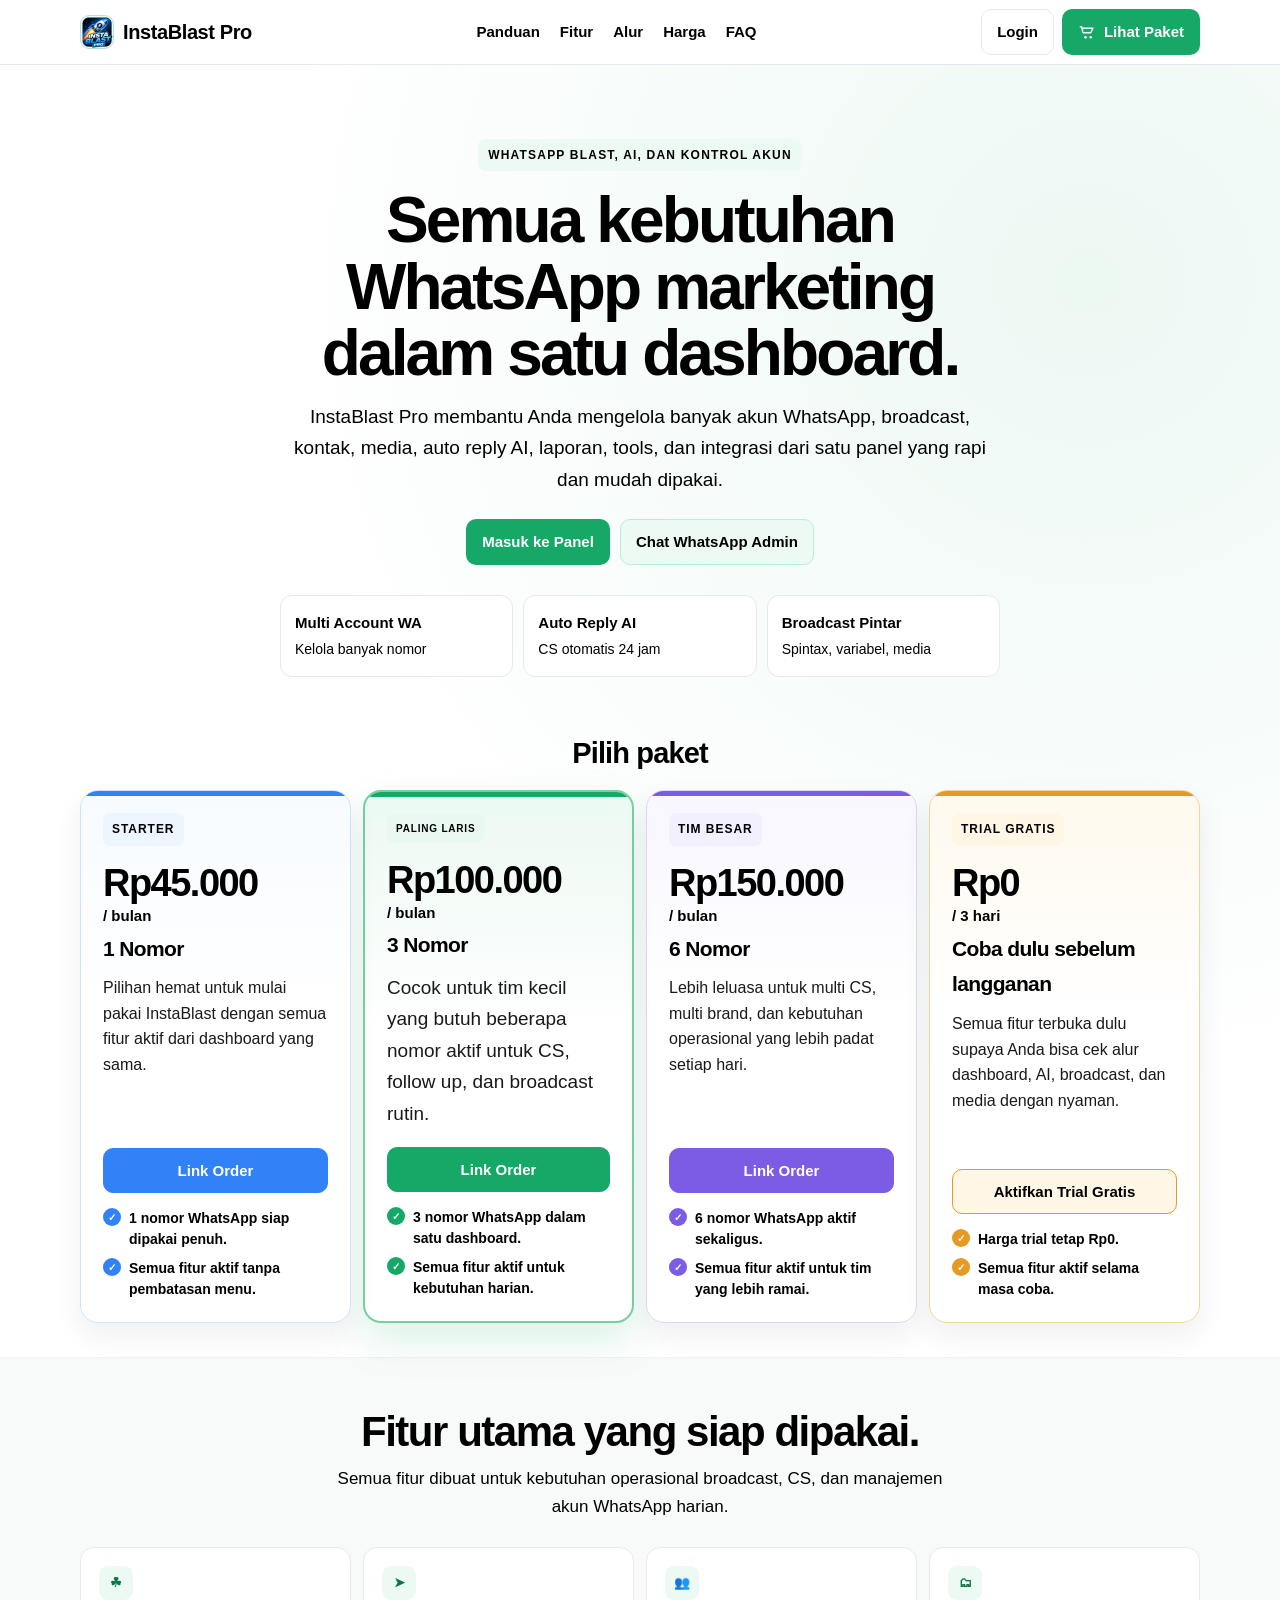
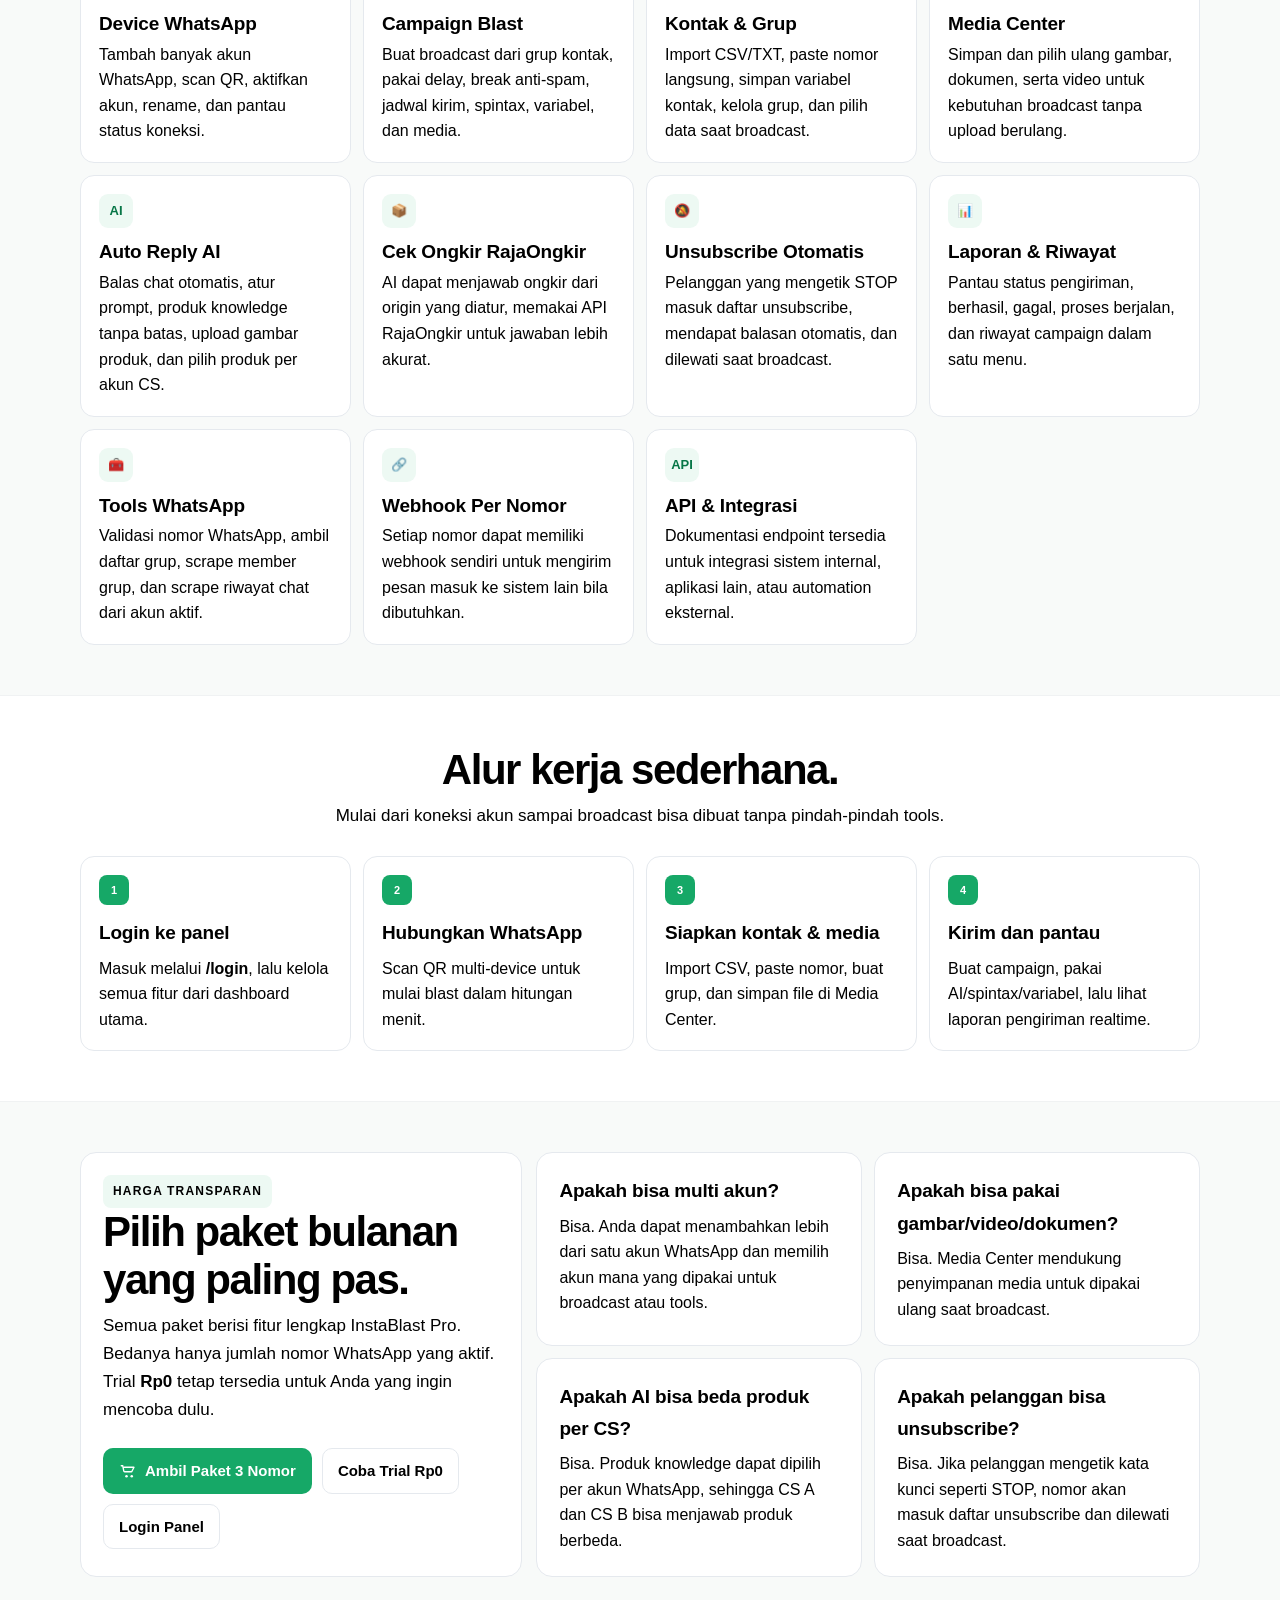
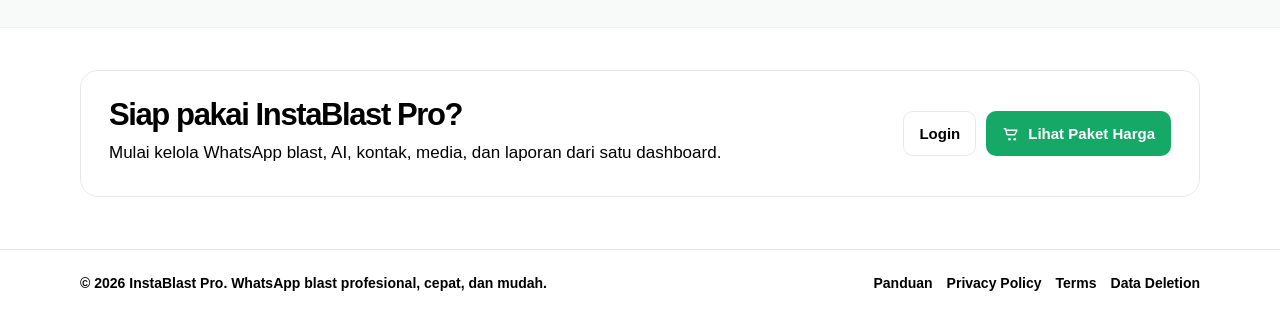
<file: views/landing.html>
<!doctype html>
<html lang="id">
<head>
  <meta charset="utf-8" />
  <meta name="viewport" content="width=device-width, initial-scale=1" />
  <title>InstaBlast Pro - WhatsApp Blast, AI, dan Multi Account</title>
  <meta name="description" content="InstaBlast Pro membantu bisnis mengelola WhatsApp blast, auto reply AI, kontak, media, laporan, dan multi account dalam satu dashboard." />
  <link rel="icon" href="/icon.ico" sizes="any" />
  <style>
    :root {
      --green: #12b76a;
      --green-dark: #047857;
      --green-soft: #eafff4;
      --teal: #14b8a6;
      --ink: #07133f;
      --muted: #607089;
      --line: #e7eef3;
      --card: #ffffff;
      --bg: #ffffff;
      --shadow: 0 24px 70px rgba(16, 24, 40, 0.08);
      --radius: 28px;
    }

    * { box-sizing: border-box; }

    html {
      scroll-behavior: smooth;
    }

    body {
      margin: 0;
      font-family: 'Inter', sans-serif;
      color: var(--ink);
      background:
        radial-gradient(circle at top right, rgba(18, 183, 106, 0.10), transparent 32%),
        radial-gradient(circle at left 20%, rgba(20, 184, 166, 0.08), transparent 24%),
        var(--bg);
      line-height: 1.6;
    }

    a { color: inherit; text-decoration: none; }

    .container {
      width: min(1180px, calc(100% - 36px));
      margin: 0 auto;
    }

    .nav {
      position: sticky;
      top: 0;
      z-index: 20;
      background: rgba(255,255,255,0.88);
      backdrop-filter: blur(18px);
      border-bottom: 1px solid rgba(231, 238, 243, 0.86);
    }

    .nav-inner {
      height: 78px;
      display: flex;
      align-items: center;
      justify-content: space-between;
      gap: 18px;
    }

    .brand {
      display: flex;
      align-items: center;
      gap: 12px;
      min-width: 0;
    }

    .brand-logo {
      width: 46px;
      height: 46px;
      border-radius: 50%;
      overflow: hidden;
      border: 2px solid #31d084;
      background: var(--green-soft);
      flex: 0 0 46px;
    }

    .brand-logo img {
      width: 100%;
      height: 100%;
      object-fit: cover;
      display: block;
    }

    .brand-title {
      display: block;
      font-size: 26px;
      font-weight: 900;
      letter-spacing: -0.05em;
      line-height: 1;
    }

    .brand-sub {
      display: inline-block;
      margin-top: 5px;
      color: var(--green);
      font-size: 14px;
      font-weight: 900;
      letter-spacing: 0.08em;
      text-transform: uppercase;
    }

    .nav-links {
      display: flex;
      align-items: center;
      gap: 20px;
      color: #26364f;
      font-size: 16px;
      font-weight: 800;
    }

    .nav-links a:hover {
      color: var(--green-dark);
    }

    .nav-actions {
      display: flex;
      align-items: center;
      gap: 10px;
    }

    .btn {
      display: inline-flex;
      align-items: center;
      justify-content: center;
      gap: 8px;
      min-height: 50px;
      padding: 12px 20px;
      border-radius: 999px;
      font-weight: 900;
      font-size: 16px;
      border: 1px solid transparent;
      transition: transform .2s ease, box-shadow .2s ease, background .2s ease;
      white-space: nowrap;
    }

    .btn:hover {
      transform: translateY(-1px);
    }

    .btn-icon {
      width: 18px;
      height: 18px;
      display: inline-flex;
      flex: 0 0 18px;
    }

    .btn-icon svg {
      width: 100%;
      height: 100%;
      display: block;
    }

    .btn-primary {
      background: linear-gradient(90deg, var(--green) 0%, var(--teal) 100%);
      color: #ffffff;
      box-shadow: 0 16px 32px rgba(18, 183, 106, 0.24);
    }

    .btn-checkout {
      background: linear-gradient(90deg, #dc2626 0%, #ef4444 52%, #f97316 100%);
      color: #ffffff;
      box-shadow: 0 18px 36px rgba(220, 38, 38, 0.26);
    }

    .btn-checkout:hover {
      box-shadow: 0 22px 40px rgba(220, 38, 38, 0.34);
    }

    .btn-light {
      background: #ffffff;
      color: var(--ink);
      border-color: var(--line);
      box-shadow: 0 10px 24px rgba(16,24,40,0.05);
    }

    .btn-wa {
      background: var(--green-soft);
      color: #075e3c;
      border-color: #b9efcf;
    }

    .hero {
      padding: 78px 0 46px;
    }

    .hero-grid {
      display: grid;
      grid-template-columns: minmax(0, 1fr) minmax(460px, 540px);
      gap: 40px;
      align-items: start;
      justify-content: space-between;
    }

    .eyebrow {
      display: inline-flex;
      align-items: center;
      gap: 8px;
      padding: 8px 12px;
      border-radius: 999px;
      background: var(--green-soft);
      color: var(--green-dark);
      font-size: 16px;
      font-weight: 900;
      text-transform: uppercase;
      letter-spacing: .08em;
    }

    .hero h1 {
      margin: 20px 0 18px;
      max-width: 620px;
      font-size: clamp(28px, 3.6vw, 44px);
      line-height: 1.04;
      letter-spacing: -0.05em;
      font-weight: 900;
      color: #050b24;
    }

    .hero p {
      margin: 0;
      max-width: 620px;
      color: var(--muted);
      font-size: clamp(15px, 1.35vw, 17px);
      line-height: 1.78;
      font-weight: 600;
    }

    .hero-actions {
      display: flex;
      flex-wrap: wrap;
      gap: 12px;
      margin-top: 28px;
    }

    .hero-badges {
      display: grid;
      grid-template-columns: repeat(3, minmax(0, 1fr));
      gap: 12px;
      margin-top: 32px;
      max-width: 620px;
    }

    .hero-pricing-stack {
      display: grid;
      gap: 18px;
      width: 100%;
      max-width: 540px;
      justify-self: end;
    }

    .offer-grid {
      display: grid;
      grid-template-columns: repeat(2, minmax(0, 1fr));
      grid-template-areas:
        "featured featured"
        "starter team"
        "trial trial";
      gap: 16px;
    }

    .offer-grid .featured {
      grid-area: featured;
    }

    .offer-grid .starter-card {
      grid-area: starter;
    }

    .offer-grid .team-card {
      grid-area: team;
    }

    .offer-grid .trial-card {
      grid-area: trial;
    }

    .offer-card {
      display: flex;
      flex-direction: column;
      padding: 22px;
      border-radius: 24px;
      background:
        radial-gradient(circle at top right, rgba(18, 183, 106, .14), transparent 30%),
        #ffffff;
      border: 1px solid rgba(13, 148, 92, 0.16);
      box-shadow: 0 18px 44px rgba(15, 23, 42, 0.08);
      color: #0f172a;
    }

    .offer-card.featured {
      background:
        radial-gradient(circle at top right, rgba(255,255,255,.12), transparent 28%),
        linear-gradient(160deg, #07133f 0%, #0d1f5f 100%);
      color: #ffffff;
      border: 3px solid rgba(248, 113, 113, 0.92);
      outline: 3px solid rgba(220, 38, 38, 0.16);
      outline-offset: 4px;
      box-shadow: 0 28px 68px rgba(7, 19, 63, 0.22);
    }

    .offer-card.trial-card {
      border: 3px solid rgba(18, 183, 106, 0.72);
      outline: 3px solid rgba(18, 183, 106, 0.16);
      outline-offset: 4px;
      background:
        radial-gradient(circle at top right, rgba(18, 183, 106, .14), transparent 30%),
        #ffffff;
    }

    .offer-chip {
      display: inline-flex;
      align-items: center;
      gap: 8px;
      padding: 8px 12px;
      border-radius: 999px;
      font-size: 13px;
      font-weight: 900;
      letter-spacing: .08em;
      text-transform: uppercase;
      background: rgba(18, 183, 106, 0.1);
      color: #0f8a59;
    }

    .offer-card.featured .offer-chip {
      background: rgba(155, 243, 191, 0.12);
      color: #9bf3bf;
    }

    .offer-price {
      margin: 12px 0 6px;
      font-size: clamp(34px, 4vw, 52px);
      line-height: 0.98;
      letter-spacing: -0.06em;
      font-weight: 900;
    }

    .offer-price small {
      font-size: 20px;
      letter-spacing: 0;
      font-weight: 800;
    }

    .offer-card.featured .offer-price small {
      color: #d8fce6;
    }

    .offer-card:not(.featured) .offer-price small {
      color: #166534;
    }

    .offer-title {
      margin: 0 0 10px;
      font-size: 23px;
      font-weight: 900;
      letter-spacing: -0.03em;
    }

    .offer-copy {
      margin: 0;
      font-size: 15px;
      line-height: 1.6;
      font-weight: 600;
      color: inherit;
      opacity: .9;
    }

    .offer-points {
      display: grid;
      gap: 8px;
      margin: 16px 0 0;
    }

    .offer-point {
      display: flex;
      align-items: flex-start;
      gap: 10px;
      font-size: 15px;
      line-height: 1.65;
      font-weight: 700;
    }

    .offer-point strong {
      font-weight: 900;
    }

    .offer-check {
      width: 24px;
      height: 24px;
      flex: 0 0 24px;
      border-radius: 999px;
      display: grid;
      place-items: center;
      background: #16c776;
      color: #ffffff;
      font-size: 13px;
      font-weight: 900;
    }

    .offer-card.featured .offer-check {
      background: #22c55e;
    }

    .offer-actions {
      display: flex;
      gap: 10px;
      flex-wrap: wrap;
      margin-top: 16px;
    }

    .offer-link {
      width: 100%;
      justify-content: center;
    }

    .starter-card .offer-price,
    .team-card .offer-price,
    .trial-card .offer-price {
      font-size: clamp(26px, 2.4vw, 42px);
      line-height: 1;
    }

    .starter-card .offer-price small,
    .team-card .offer-price small,
    .trial-card .offer-price small {
      display: block;
      margin-top: 6px;
      font-size: 17px;
      line-height: 1.15;
    }

    .starter-card .offer-title,
    .team-card .offer-title,
    .trial-card .offer-title {
      font-size: 20px;
    }

    .starter-card .offer-copy,
    .team-card .offer-copy,
    .trial-card .offer-copy {
      font-size: 14px;
    }

    .pricing-cards {
      display: grid;
      grid-template-columns: repeat(2, minmax(0, 1fr));
      gap: 14px;
    }

    .pricing-cards .offer-card:first-child {
      grid-column: 1 / -1;
    }

    .trial-banner {
      padding: 30px;
      border-radius: 24px;
      background: #07133f;
      color: #ffffff;
      border: 4px solid rgba(18, 183, 106, 0.8);
      box-shadow: 0 24px 60px rgba(7, 19, 63, 0.2);
      outline: 3px solid rgba(18, 183, 106, 0.18);
      outline-offset: 4px;
    }

    .trial-banner .price-label {
      color: #9bf3bf;
    }

    .trial-banner .price {
      color: #ffffff;
      margin-top: 12px;
    }

    .trial-banner .price small {
      color: #d8fce6;
    }

    .trial-banner-copy {
      color: #d8e2f0;
    }

    .trial-banner .hero-actions {
      margin-top: 20px;
    }

    .trial-banner .btn-light {
      color: #07133f;
      border-color: rgba(255, 255, 255, 0.18);
      box-shadow: 0 12px 24px rgba(255,255,255,0.08);
    }

    .trial-banner .included-list {
      margin-top: 22px;
    }

    .trial-banner .included-item {
      color: #eefaf3;
    }

    .trial-banner .check {
      background: #16c776;
    }

    .mini-badge {
      padding: 18px;
      border-radius: 18px;
      background: #ffffff;
      border: 1px solid var(--line);
      box-shadow: 0 12px 30px rgba(16,24,40,0.05);
      font-weight: 900;
      color: #101828;
    }

    .mini-badge span {
      display: block;
      margin-top: 3px;
      color: var(--muted);
      font-size: 16px;
      font-weight: 700;
    }

    .hero-card {
      position: relative;
      padding: 26px;
      border-radius: var(--radius);
      background:
        radial-gradient(circle at top right, rgba(18, 183, 106, .16), transparent 32%),
        #ffffff;
      border: 1px solid var(--line);
      box-shadow: var(--shadow);
      overflow: hidden;
    }

    .trial-banner .btn-light {
      color: #050b24;
      border-color: rgba(17, 24, 39, 0.12);
    }

    .price-card {
      padding: 30px;
      border-radius: 24px;
      background: #07133f;
      color: #ffffff;
      border: 4px solid rgba(248, 113, 113, 0.92);
      box-shadow: 0 24px 60px rgba(7, 19, 63, 0.22);
      outline: 3px solid rgba(220, 38, 38, 0.22);
      outline-offset: 4px;
    }

    .price-label {
      color: #9bf3bf;
      font-size: 16px;
      font-weight: 900;
      letter-spacing: .08em;
      text-transform: uppercase;
    }

    .price {
      margin: 10px 0 4px;
      font-size: 56px;
      line-height: 1;
      letter-spacing: -0.06em;
      font-weight: 900;
    }

    .price small {
      font-size: 22px;
      letter-spacing: 0;
      color: #d8fce6;
    }

    .price-note {
      margin: 0 0 22px;
      color: #d8e2f0;
      font-size: 17px;
      font-weight: 600;
    }

    .included-list {
      display: grid;
      gap: 11px;
      margin: 20px 0 0;
    }

    .included-item {
      display: flex;
      gap: 10px;
      align-items: flex-start;
      color: #eefaf3;
      font-size: 17px;
      font-weight: 700;
    }

    .check {
      width: 28px;
      height: 28px;
      flex: 0 0 28px;
      display: grid;
      place-items: center;
      border-radius: 50%;
      background: #16c776;
      color: #ffffff;
      font-size: 16px;
      font-weight: 900;
    }

    .section {
      padding: 58px 0;
    }

    .section-head {
      max-width: 720px;
      margin-bottom: 26px;
    }

    .section-title {
      margin: 0 0 10px;
      font-size: clamp(28px, 3.2vw, 40px);
      line-height: 1.06;
      letter-spacing: -0.045em;
      font-weight: 900;
      color: #050b24;
    }

    .section-copy {
      margin: 0;
      color: var(--muted);
      font-size: clamp(15px, 1.5vw, 17px);
      font-weight: 600;
      line-height: 1.7;
    }

    .feature-grid {
      display: grid;
      grid-template-columns: repeat(3, minmax(0, 1fr));
      gap: 16px;
    }

    .feature-card {
      min-height: 250px;
      padding: 26px;
      border-radius: 24px;
      background: #ffffff;
      border: 1px solid var(--line);
      box-shadow: 0 18px 46px rgba(16,24,40,0.055);
    }

    .feature-icon {
      width: 50px;
      height: 50px;
      display: grid;
      place-items: center;
      border-radius: 14px;
      background: var(--green-soft);
      color: var(--green-dark);
      font-size: 24px;
      margin-bottom: 16px;
    }

    .feature-card h3 {
      margin: 0 0 9px;
      font-size: 20px;
      line-height: 1.2;
      font-weight: 900;
      letter-spacing: -0.03em;
    }

    .feature-card p {
      margin: 0;
      color: var(--muted);
      font-size: 15px;
      font-weight: 600;
      line-height: 1.7;
    }

    .workflow {
      display: grid;
      grid-template-columns: repeat(4, minmax(0, 1fr));
      gap: 14px;
      counter-reset: step;
    }

    .step-card {
      counter-increment: step;
      padding: 24px;
      border-radius: 22px;
      background: #ffffff;
      border: 1px solid var(--line);
      box-shadow: 0 16px 40px rgba(16,24,40,.05);
    }

    .step-card::before {
      content: counter(step);
      width: 42px;
      height: 42px;
      display: grid;
      place-items: center;
      border-radius: 12px;
      margin-bottom: 16px;
      background: #07133f;
      color: #ffffff;
      font-weight: 900;
    }

    .step-card h3 {
      margin: 0 0 7px;
      font-size: 19px;
      font-weight: 900;
    }

    .step-card p {
      margin: 0;
      color: var(--muted);
      font-size: 15px;
      font-weight: 600;
      line-height: 1.7;
    }

    .pricing-wrap {
      display: grid;
      grid-template-columns: 0.92fr 1.08fr;
      gap: 22px;
      align-items: stretch;
    }

    .pricing-info,
    .faq-card {
      padding: 32px;
      border-radius: var(--radius);
      background: #ffffff;
      border: 1px solid var(--line);
      box-shadow: var(--shadow);
    }

    .pricing-info h2 {
      margin: 0 0 10px;
      font-size: clamp(28px, 3vw, 38px);
      line-height: 1.08;
      letter-spacing: -0.045em;
      font-weight: 900;
    }

    .pricing-info p {
      margin: 0;
      color: var(--muted);
      font-weight: 600;
      font-size: 16px;
      line-height: 1.7;
    }

    .faq-grid {
      display: grid;
      grid-template-columns: repeat(2, minmax(0, 1fr));
      gap: 14px;
    }

    .faq-card h3 {
      margin: 0 0 8px;
      font-size: 19px;
      font-weight: 900;
    }

    .faq-card p {
      margin: 0;
      color: var(--muted);
      font-size: 15px;
      font-weight: 600;
      line-height: 1.7;
    }

    .cta {
      margin: 50px 0 70px;
      padding: 38px;
      border-radius: 30px;
      color: #ffffff;
      background:
        radial-gradient(circle at top right, rgba(255,255,255,.18), transparent 28%),
        linear-gradient(135deg, #047857 0%, #10b981 54%, #14b8a6 100%);
      box-shadow: 0 26px 70px rgba(16, 185, 129, .24);
      display: flex;
      align-items: center;
      justify-content: space-between;
      gap: 22px;
    }

    .cta h2 {
      margin: 0 0 8px;
      font-size: clamp(26px, 3.2vw, 36px);
      line-height: 1.06;
      letter-spacing: -0.045em;
    }

    .cta p {
      margin: 0;
      color: rgba(255,255,255,.88);
      font-weight: 600;
      font-size: 15px;
      line-height: 1.7;
    }

    .footer {
      padding: 28px 0;
      border-top: 1px solid var(--line);
      color: var(--muted);
      font-size: 17px;
      font-weight: 600;
    }

    .footer-inner {
      display: flex;
      justify-content: space-between;
      gap: 18px;
      flex-wrap: wrap;
    }

    .footer-links {
      display: flex;
      gap: 14px;
      flex-wrap: wrap;
    }

    @media (max-width: 920px) {
      .nav-links {
        display: none;
      }

      .hero-grid,
      .pricing-wrap {
        grid-template-columns: 1fr;
      }

      .hero-pricing-stack {
        max-width: none;
        justify-self: stretch;
      }

      .pricing-cards {
        grid-template-columns: 1fr;
      }

      .pricing-cards .offer-card:first-child {
        grid-column: auto;
      }

      .offer-grid {
        grid-template-columns: 1fr;
        grid-template-areas:
          "featured"
          "starter"
          "team"
          "trial";
      }

      .feature-grid {
        grid-template-columns: repeat(2, minmax(0, 1fr));
      }

      .workflow {
        grid-template-columns: repeat(2, minmax(0, 1fr));
      }

      .cta {
        align-items: flex-start;
        flex-direction: column;
      }
    }

    @media (max-width: 640px) {
      .container {
        width: min(100% - 24px, 1180px);
      }

      .nav-inner {
        height: auto;
        min-height: 72px;
        align-items: flex-start;
        flex-direction: column;
        padding: 12px 0;
      }

      .nav-actions {
        width: 100%;
      }

      .nav-actions .btn {
        flex: 1;
        min-height: 42px;
        padding-inline: 14px;
        font-size: 15px;
      }

      .hero {
        padding-top: 44px;
      }

      .hero-badges,
      .feature-grid,
      .workflow,
      .faq-grid {
        grid-template-columns: 1fr;
      }

      .hero-actions .btn,
      .offer-actions .btn {
        width: 100%;
        justify-content: center;
      }

      .starter-card .offer-price,
      .team-card .offer-price,
      .trial-card .offer-price {
        font-size: clamp(28px, 8vw, 40px);
      }

      .starter-card .offer-price small,
      .team-card .offer-price small,
      .trial-card .offer-price small {
        display: inline;
        margin-top: 0;
      }

      .hero-card,
      .pricing-info,
      .faq-card,
      .cta {
        border-radius: 22px;
        padding: 24px;
      }

      .price {
        font-size: 44px;
      }

      .trial-banner {
        padding: 24px 22px;
        border-radius: 24px;
      }

      .offer-card {
        padding: 22px;
      }

      .hero-pricing-stack {
        gap: 16px;
      }

      .hero p,
      .trial-banner-copy,
      .section-copy,
      .feature-card p,
      .faq-card p,
      .pricing-info p,
      .cta p,
      .step-card p,
      .price-note,
      .included-item {
        font-size: 15px;
      }

      .feature-card h3,
      .faq-card h3,
      .step-card h3 {
        font-size: 18px;
      }

      .trial-banner .price {
        font-size: 44px;
      }
    }

    /* ===== Simple Elegant Landing V2 ===== */
    :root {
      --green: #16a867;
      --green-dark: #087647;
      --green-soft: #edf9f3;
      --teal: #168f78;
      --ink: #172033;
      --muted: #667085;
      --line: #e5e9ee;
      --shadow: 0 12px 34px rgba(16, 24, 40, 0.07);
      --radius: 18px;
    }

    body {
      font-family: -apple-system, BlinkMacSystemFont, "Segoe UI", Roboto, Helvetica, Arial, sans-serif;
      background:
        radial-gradient(circle at 85% 8%, rgba(22, 168, 103, 0.08), transparent 24%),
        #ffffff;
      color: var(--ink);
      font-size: 14px;
    }

    .container {
      width: min(1120px, calc(100% - 36px));
    }

    .nav {
      background: rgba(255, 255, 255, 0.95);
      border-bottom-color: var(--line);
      box-shadow: none;
    }

    .nav-inner {
      height: 64px;
    }

    .brand {
      gap: 9px;
    }

    .brand-logo {
      width: 34px;
      height: 34px;
      flex-basis: 34px;
      border: 1px solid #b8e5ce;
      border-radius: 9px;
    }

    .brand-title {
      font-size: 17px;
      font-weight: 750;
      letter-spacing: -0.02em;
    }

    .brand-sub {
      display: none;
    }

    .nav-links {
      gap: 20px;
      color: #475467;
      font-size: 13px;
      font-weight: 600;
    }

    .nav-actions {
      gap: 8px;
    }

    .btn {
      min-height: 40px;
      padding: 9px 15px;
      border-radius: 10px;
      font-size: 13px;
      font-weight: 700;
      box-shadow: none;
    }

    .btn-primary,
    .btn-checkout {
      background: var(--green);
      box-shadow: none;
    }

    .btn-primary:hover,
    .btn-checkout:hover {
      background: var(--green-dark);
      box-shadow: none;
    }

    .btn-light {
      box-shadow: none;
    }

    .hero {
      padding: 74px 0 34px;
    }

    .hero-grid {
      grid-template-columns: 1fr;
      gap: 52px;
    }

    .hero-grid > div:first-child {
      max-width: 760px;
      margin: 0 auto;
      text-align: center;
    }

    .eyebrow {
      padding: 6px 10px;
      border-radius: 8px;
      font-size: 10px;
      font-weight: 750;
      letter-spacing: 0.1em;
    }

    .hero h1 {
      max-width: 760px;
      margin: 16px auto 14px;
      font-size: clamp(36px, 5vw, 58px);
      line-height: 1.06;
      letter-spacing: -0.045em;
      font-weight: 780;
      color: var(--ink);
    }

    .hero p {
      max-width: 660px;
      margin: 0 auto;
      color: var(--muted);
      font-size: 16px;
      line-height: 1.65;
      font-weight: 400;
    }

    .hero-actions {
      justify-content: center;
      gap: 10px;
      margin-top: 24px;
    }

    .hero-badges {
      max-width: 720px;
      margin: 30px auto 0;
      gap: 10px;
    }

    .mini-badge {
      padding: 14px;
      border-radius: 12px;
      box-shadow: none;
      font-size: 12px;
      font-weight: 700;
      text-align: left;
    }

    .mini-badge span {
      margin-top: 3px;
      font-size: 11px;
      font-weight: 400;
    }

    .hero-pricing-stack {
      max-width: none;
      justify-self: stretch;
      gap: 12px;
    }

    .hero-pricing-stack::before {
      content: "Pilih paket";
      display: block;
      color: var(--ink);
      font-size: 24px;
      font-weight: 750;
      letter-spacing: -0.03em;
      text-align: center;
    }

    .offer-grid {
      grid-template-columns: repeat(4, minmax(0, 1fr));
      grid-template-areas: "starter featured team trial";
      gap: 12px;
    }

    .offer-card,
    .offer-card.featured,
    .offer-card.trial-card {
      position: relative;
      overflow: hidden;
      min-height: 100%;
      padding: 22px;
      border: 1px solid var(--line);
      border-radius: 18px;
      outline: 0;
      background: #ffffff;
      color: var(--ink);
      box-shadow: 0 12px 28px rgba(16, 24, 40, 0.07);
    }

    .offer-card::before {
      content: "";
      position: absolute;
      inset: 0 0 auto;
      height: 5px;
      background: var(--plan-color, var(--green));
    }

    .starter-card {
      --plan-color: #3182f6;
      --plan-soft: #edf5ff;
      --plan-dark: #1769d2;
      border-color: #cfe1fb;
      background: linear-gradient(180deg, #f7fbff 0%, #ffffff 42%);
    }

    .offer-card.featured {
      --plan-color: #16a867;
      --plan-soft: #e9f8f0;
      --plan-dark: #087647;
      border: 2px solid #78cfa3;
      background: linear-gradient(180deg, #ecf9f2 0%, #ffffff 46%);
      box-shadow: 0 18px 40px rgba(22, 168, 103, 0.15);
    }

    .team-card {
      --plan-color: #7c5ce5;
      --plan-soft: #f2efff;
      --plan-dark: #6243c4;
      border-color: #ddd5fa;
      background: linear-gradient(180deg, #f8f6ff 0%, #ffffff 42%);
    }

    .offer-card.trial-card {
      --plan-color: #e59a24;
      --plan-soft: #fff6e6;
      --plan-dark: #b86b05;
      border: 1px solid #f0d39f;
      background: linear-gradient(180deg, #fff9ed 0%, #ffffff 42%);
    }

    .offer-chip,
    .offer-card.featured .offer-chip {
      align-self: flex-start;
      padding: 6px 9px;
      border-radius: 7px;
      background: var(--plan-soft, var(--green-soft));
      color: var(--plan-dark, var(--green-dark));
      font-size: 10px;
      font-weight: 750;
      letter-spacing: 0.08em;
    }

    .offer-price,
    .starter-card .offer-price,
    .team-card .offer-price,
    .trial-card .offer-price {
      margin: 17px 0 6px;
      color: var(--plan-dark, var(--ink));
      font-size: 31px;
      line-height: 1.1;
      letter-spacing: -0.04em;
      font-weight: 800;
    }

    .offer-price small,
    .starter-card .offer-price small,
    .team-card .offer-price small,
    .trial-card .offer-price small,
    .offer-card.featured .offer-price small {
      display: block;
      margin-top: 3px;
      color: var(--muted);
      font-size: 12px;
      font-weight: 600;
    }

    .offer-title,
    .starter-card .offer-title,
    .team-card .offer-title,
    .trial-card .offer-title {
      margin-bottom: 9px;
      color: var(--ink);
      font-size: 17px;
      font-weight: 750;
    }

    .offer-copy,
    .starter-card .offer-copy,
    .team-card .offer-copy,
    .trial-card .offer-copy {
      color: var(--muted);
      font-size: 13px;
      line-height: 1.6;
      font-weight: 450;
    }

    .offer-actions {
      margin-top: auto;
      padding-top: 18px;
    }

    .offer-card .offer-link {
      min-height: 43px;
      border-color: var(--plan-color);
      background: var(--plan-color);
      color: #ffffff;
    }

    .offer-card .offer-link:hover {
      border-color: var(--plan-dark);
      background: var(--plan-dark);
    }

    .trial-card .offer-link {
      border-color: var(--plan-color);
      background: var(--plan-soft);
      color: var(--plan-dark);
    }

    .offer-points {
      gap: 8px;
      margin-top: 15px;
    }

    .offer-point {
      gap: 8px;
      color: #475467;
      font-size: 11px;
      line-height: 1.5;
      font-weight: 550;
    }

    .offer-check,
    .offer-card.featured .offer-check {
      width: 18px;
      height: 18px;
      flex-basis: 18px;
      background: var(--plan-color, var(--green));
      font-size: 10px;
    }

    .section {
      padding: 50px 0;
    }

    .section:nth-of-type(even) {
      background: #f8faf9;
      border-block: 1px solid #f0f2f3;
    }

    .section-head {
      max-width: 620px;
      margin: 0 auto 26px;
      text-align: center;
    }

    .section-title,
    .pricing-info h2 {
      margin-bottom: 8px;
      color: var(--ink);
      font-size: clamp(26px, 3vw, 34px);
      line-height: 1.15;
      letter-spacing: -0.035em;
      font-weight: 760;
    }

    .section-copy,
    .pricing-info p {
      color: var(--muted);
      font-size: 13px;
      line-height: 1.65;
      font-weight: 400;
    }

    .feature-grid {
      grid-template-columns: repeat(4, minmax(0, 1fr));
      gap: 12px;
    }

    .feature-card {
      min-height: 190px;
      padding: 18px;
      border-radius: 14px;
      box-shadow: none;
    }

    .feature-icon {
      width: 34px;
      height: 34px;
      margin-bottom: 13px;
      border-radius: 9px;
      font-size: 13px;
      font-weight: 750;
    }

    .feature-card h3,
    .faq-card h3,
    .step-card h3 {
      margin-bottom: 6px;
      color: var(--ink);
      font-size: 14px;
      font-weight: 750;
      letter-spacing: -0.01em;
    }

    .feature-card p,
    .faq-card p,
    .step-card p {
      color: var(--muted);
      font-size: 11px;
      line-height: 1.6;
      font-weight: 400;
    }

    .workflow {
      gap: 12px;
    }

    .step-card {
      padding: 18px;
      border-radius: 14px;
      box-shadow: none;
    }

    .step-card::before {
      width: 30px;
      height: 30px;
      margin-bottom: 12px;
      border-radius: 8px;
      background: var(--green);
      font-size: 11px;
    }

    .pricing-wrap {
      grid-template-columns: 0.8fr 1.2fr;
      gap: 14px;
    }

    .pricing-info,
    .faq-card {
      padding: 22px;
      border-radius: 16px;
      box-shadow: none;
    }

    .pricing-info .hero-actions {
      justify-content: flex-start;
    }

    .faq-grid {
      gap: 12px;
    }

    .cta {
      margin: 42px auto 52px;
      padding: 28px;
      border-radius: 18px;
      background: var(--ink);
      box-shadow: none;
    }

    .cta h2 {
      font-size: 26px;
      font-weight: 750;
    }

    .cta p {
      font-size: 12px;
      font-weight: 400;
    }

    .cta .hero-actions {
      margin-top: 0;
    }

    .footer {
      padding: 22px 0;
      font-size: 11px;
      font-weight: 400;
    }

    @media (max-width: 1040px) {
      .offer-grid,
      .feature-grid {
        grid-template-columns: repeat(2, minmax(0, 1fr));
      }

      .offer-grid {
        grid-template-areas:
          "featured featured"
          "starter team"
          "trial trial";
      }
    }

    @media (max-width: 720px) {
      .container {
        width: min(100% - 24px, 1120px);
      }

      .nav-inner {
        min-height: 58px;
        height: 58px;
        padding: 0;
        flex-direction: row;
        align-items: center;
      }

      .nav-actions {
        width: auto;
      }

      .nav-actions .btn-light {
        display: none;
      }

      .nav-actions .btn {
        min-height: 36px;
        padding: 8px 11px;
        font-size: 11px;
      }

      .hero {
        padding: 48px 0 26px;
      }

      .hero-grid {
        gap: 36px;
      }

      .hero h1 {
        font-size: 34px;
      }

      .hero p {
        font-size: 13px;
      }

      .hero-badges,
      .offer-grid,
      .feature-grid,
      .workflow,
      .faq-grid,
      .pricing-wrap {
        grid-template-columns: 1fr;
      }

      .offer-grid {
        grid-template-areas:
          "featured"
          "starter"
          "team"
          "trial";
      }

      .hero-badges {
        gap: 8px;
      }

      .offer-card,
      .offer-card.featured,
      .offer-card.trial-card,
      .feature-card,
      .step-card,
      .pricing-info,
      .faq-card {
        padding: 16px;
      }

      .feature-card {
        min-height: 0;
      }

      .section {
        padding: 38px 0;
      }

      .section-head {
        text-align: left;
      }

      .cta {
        margin: 30px 12px 38px;
        padding: 22px;
      }

      .cta .hero-actions {
        width: 100%;
      }
    }

    /* ===== Landing readability override ===== */
    :root {
      --ink: #000000;
      --muted: #000000;
    }

    body {
      color: #000000;
      font-size: 17px;
      line-height: 1.7;
    }

    .nav-links,
    .brand-title,
    .brand-sub,
    .eyebrow,
    .hero h1,
    .hero p,
    .mini-badge,
    .mini-badge span,
    .hero-pricing-stack::before,
    .offer-chip,
    .offer-price,
    .offer-price small,
    .offer-title,
    .offer-copy,
    .offer-point,
    .section-title,
    .section-copy,
    .pricing-info h2,
    .pricing-info p,
    .feature-card h3,
    .feature-card p,
    .faq-card h3,
    .faq-card p,
    .step-card h3,
    .step-card p,
    .cta h2,
    .cta p,
    .footer,
    .footer a {
      color: #000000 !important;
    }

    .brand-title {
      font-size: 20px;
    }

    .nav-links {
      font-size: 15px;
      font-weight: 750;
    }

    .btn {
      font-size: 15px;
    }

    .hero h1 {
      font-size: clamp(42px, 5.4vw, 64px);
      line-height: 1.04;
    }

    .hero p {
      max-width: 720px;
      font-size: 19px;
      font-weight: 500;
    }

    .eyebrow {
      font-size: 12px;
    }

    .mini-badge {
      font-size: 15px;
    }

    .mini-badge span {
      font-size: 14px;
      font-weight: 500;
    }

    .hero-pricing-stack::before {
      font-size: 29px;
      font-weight: 850;
    }

    .offer-chip {
      font-size: 12px;
    }

    .offer-price,
    .starter-card .offer-price,
    .team-card .offer-price,
    .trial-card .offer-price {
      font-size: 38px;
      font-weight: 900;
    }

    .offer-price small,
    .starter-card .offer-price small,
    .team-card .offer-price small,
    .trial-card .offer-price small,
    .offer-card.featured .offer-price small {
      font-size: 15px;
      font-weight: 750;
    }

    .offer-title,
    .starter-card .offer-title,
    .team-card .offer-title,
    .trial-card .offer-title {
      font-size: 21px;
      font-weight: 850;
    }

    .offer-copy,
    .starter-card .offer-copy,
    .team-card .offer-copy,
    .trial-card .offer-copy {
      font-size: 16px;
      font-weight: 500;
    }

    .offer-point {
      font-size: 14px;
      font-weight: 650;
    }

    .section-title,
    .pricing-info h2 {
      font-size: clamp(34px, 3.4vw, 42px);
      font-weight: 850;
    }

    .section-copy,
    .pricing-info p {
      font-size: 17px;
      font-weight: 500;
    }

    .feature-card h3,
    .faq-card h3,
    .step-card h3 {
      font-size: 19px;
      font-weight: 850;
    }

    .feature-card p,
    .faq-card p,
    .step-card p {
      font-size: 16px;
      font-weight: 500;
    }

    .cta {
      background: #ffffff;
      border: 1px solid var(--line);
    }

    .cta h2 {
      font-size: 31px;
      font-weight: 850;
    }

    .cta p {
      font-size: 17px;
      font-weight: 500;
    }

    .footer {
      font-size: 14px;
      font-weight: 600;
    }

    .btn-primary,
    .btn-checkout,
    .offer-card .offer-link {
      color: #ffffff !important;
    }

    .btn-light,
    .btn-wa,
    .trial-card .offer-link {
      color: #000000 !important;
    }

    @media (max-width: 720px) {
      body {
        font-size: 16px;
      }

      .nav-actions .btn {
        font-size: 13px;
      }

      .hero h1 {
        font-size: 39px;
      }

      .hero p {
        font-size: 16px;
      }

      .hero-pricing-stack::before {
        font-size: 26px;
      }

      .offer-price,
      .starter-card .offer-price,
      .team-card .offer-price,
      .trial-card .offer-price {
        font-size: 34px;
      }

      .offer-copy,
      .feature-card p,
      .faq-card p,
      .step-card p {
        font-size: 15px;
      }

      .section-title,
      .pricing-info h2 {
        font-size: 31px;
      }
    }
  </style>
</head>
<body>
  <header class="nav">
    <div class="container nav-inner">
      <a class="brand" href="/">
        <span class="brand-logo"><img src="/icon.ico" alt="InstaBlast Pro" /></span>
        <span>
          <strong class="brand-title">InstaBlast Pro</strong>
          <span class="brand-sub">Fastblast</span>
        </span>
      </a>
      <nav class="nav-links" aria-label="Navigasi utama">
        <a href="/panduan">Panduan</a>
        <a href="#fitur">Fitur</a>
        <a href="#alur">Alur</a>
        <a href="#harga">Harga</a>
        <a href="#faq">FAQ</a>
      </nav>
      <div class="nav-actions">
        <a class="btn btn-light" href="/login">Login</a>
        <a class="btn btn-checkout" href="#harga">
          <span class="btn-icon" aria-hidden="true">
            <svg viewBox="0 0 24 24" fill="none">
              <path d="M3 5h2l1.4 7.2a1 1 0 0 0 1 .8h8.9a1 1 0 0 0 1-.7L20 7H7" stroke="currentColor" stroke-width="1.8" stroke-linecap="round" stroke-linejoin="round"/>
              <circle cx="10" cy="19" r="1.7" fill="currentColor"/>
              <circle cx="17" cy="19" r="1.7" fill="currentColor"/>
            </svg>
          </span>
          Lihat Paket
        </a>
      </div>
    </div>
  </header>

  <main>
    <section class="hero">
      <div class="container hero-grid">
        <div>
          <div class="eyebrow">WhatsApp blast, AI, dan kontrol akun</div>
          <h1>Semua kebutuhan WhatsApp marketing dalam satu dashboard.</h1>
          <p>InstaBlast Pro membantu Anda mengelola banyak akun WhatsApp, broadcast, kontak, media, auto reply AI, laporan, tools, dan integrasi dari satu panel yang rapi dan mudah dipakai.</p>
          <div class="hero-actions">
            <a class="btn btn-primary" href="/login">Masuk ke Panel</a>
            <a class="btn btn-wa" href="https://wa.me/6285240956744?text=Halo%20Admin%2C%20saya%20ingin%20tanya%20InstaBlast%20Pro" target="_blank" rel="noopener noreferrer">Chat WhatsApp Admin</a>
          </div>
          <div class="hero-badges">
            <div class="mini-badge">Multi Account WA<span>Kelola banyak nomor</span></div>
            <div class="mini-badge">Auto Reply AI<span>CS otomatis 24 jam</span></div>
            <div class="mini-badge">Broadcast Pintar<span>Spintax, variabel, media</span></div>
          </div>
        </div>
        <aside class="hero-pricing-stack" id="harga">
          <div class="offer-grid">
            <article class="offer-card featured">
              <div class="offer-chip">Paling laris</div>
              <div class="offer-price">Rp100.000 <small>/ bulan</small></div>
              <h3 class="offer-title">3 Nomor</h3>
              <p class="offer-copy">Cocok untuk tim kecil yang butuh beberapa nomor aktif untuk CS, follow up, dan broadcast rutin.</p>
              <div class="offer-actions">
                <a class="btn btn-checkout offer-link" href="https://www.azkazamdigital.com/order/instablast-getway-100rb" target="_blank" rel="noopener noreferrer">Link Order</a>
              </div>
              <div class="offer-points">
                <div class="offer-point"><span class="offer-check">✓</span><span><strong>3 nomor WhatsApp</strong> dalam satu dashboard.</span></div>
                <div class="offer-point"><span class="offer-check">✓</span><span>Semua fitur aktif untuk kebutuhan harian.</span></div>
              </div>
            </article>
            <article class="offer-card starter-card">
              <div class="offer-chip">Starter</div>
              <div class="offer-price">Rp45.000 <small>/ bulan</small></div>
              <h3 class="offer-title">1 Nomor</h3>
              <p class="offer-copy">Pilihan hemat untuk mulai pakai InstaBlast dengan semua fitur aktif dari dashboard yang sama.</p>
              <div class="offer-actions">
                <a class="btn btn-checkout offer-link" href="https://www.azkazamdigital.com/order/instablast-getway-45rb" target="_blank" rel="noopener noreferrer">Link Order</a>
              </div>
              <div class="offer-points">
                <div class="offer-point"><span class="offer-check">✓</span><span><strong>1 nomor WhatsApp</strong> siap dipakai penuh.</span></div>
                <div class="offer-point"><span class="offer-check">✓</span><span>Semua fitur aktif tanpa pembatasan menu.</span></div>
              </div>
            </article>
            <article class="offer-card team-card">
              <div class="offer-chip">Tim besar</div>
              <div class="offer-price">Rp150.000 <small>/ bulan</small></div>
              <h3 class="offer-title">6 Nomor</h3>
              <p class="offer-copy">Lebih leluasa untuk multi CS, multi brand, dan kebutuhan operasional yang lebih padat setiap hari.</p>
              <div class="offer-actions">
                <a class="btn btn-checkout offer-link" href="https://www.azkazamdigital.com/order/instablast-getway-150rb" target="_blank" rel="noopener noreferrer">Link Order</a>
              </div>
              <div class="offer-points">
                <div class="offer-point"><span class="offer-check">✓</span><span><strong>6 nomor WhatsApp</strong> aktif sekaligus.</span></div>
                <div class="offer-point"><span class="offer-check">✓</span><span>Semua fitur aktif untuk tim yang lebih ramai.</span></div>
              </div>
            </article>
            <article class="offer-card trial-card">
              <div class="offer-chip">Trial gratis</div>
              <div class="offer-price">Rp0 <small>/ 3 hari</small></div>
              <h3 class="offer-title">Coba dulu sebelum langganan</h3>
              <p class="offer-copy">Semua fitur terbuka dulu supaya Anda bisa cek alur dashboard, AI, broadcast, dan media dengan nyaman.</p>
              <div class="offer-actions">
                <a class="btn btn-light offer-link" href="/login#trial">Aktifkan Trial Gratis</a>
              </div>
              <div class="offer-points">
                <div class="offer-point"><span class="offer-check">✓</span><span>Harga trial tetap <strong>Rp0</strong>.</span></div>
                <div class="offer-point"><span class="offer-check">✓</span><span>Semua fitur aktif selama masa coba.</span></div>
              </div>
            </article>
          </div>
        </aside>
      </div>
    </section>

    <section class="section" id="fitur">
      <div class="container">
        <div class="section-head">
          <h2 class="section-title">Fitur utama yang siap dipakai.</h2>
          <p class="section-copy">Semua fitur dibuat untuk kebutuhan operasional broadcast, CS, dan manajemen akun WhatsApp harian.</p>
        </div>
        <div class="feature-grid">
          <article class="feature-card"><div class="feature-icon">☘</div><h3>Device WhatsApp</h3><p>Tambah banyak akun WhatsApp, scan QR, aktifkan akun, rename, dan pantau status koneksi.</p></article>
          <article class="feature-card"><div class="feature-icon">➤</div><h3>Campaign Blast</h3><p>Buat broadcast dari grup kontak, pakai delay, break anti-spam, jadwal kirim, spintax, variabel, dan media.</p></article>
          <article class="feature-card"><div class="feature-icon">👥</div><h3>Kontak & Grup</h3><p>Import CSV/TXT, paste nomor langsung, simpan variabel kontak, kelola grup, dan pilih data saat broadcast.</p></article>
          <article class="feature-card"><div class="feature-icon">🗂</div><h3>Media Center</h3><p>Simpan dan pilih ulang gambar, dokumen, serta video untuk kebutuhan broadcast tanpa upload berulang.</p></article>
          <article class="feature-card"><div class="feature-icon">AI</div><h3>Auto Reply AI</h3><p>Balas chat otomatis, atur prompt, produk knowledge tanpa batas, upload gambar produk, dan pilih produk per akun CS.</p></article>
          <article class="feature-card"><div class="feature-icon">📦</div><h3>Cek Ongkir RajaOngkir</h3><p>AI dapat menjawab ongkir dari origin yang diatur, memakai API RajaOngkir untuk jawaban lebih akurat.</p></article>
          <article class="feature-card"><div class="feature-icon">🔕</div><h3>Unsubscribe Otomatis</h3><p>Pelanggan yang mengetik STOP masuk daftar unsubscribe, mendapat balasan otomatis, dan dilewati saat broadcast.</p></article>
          <article class="feature-card"><div class="feature-icon">📊</div><h3>Laporan & Riwayat</h3><p>Pantau status pengiriman, berhasil, gagal, proses berjalan, dan riwayat campaign dalam satu menu.</p></article>
          <article class="feature-card"><div class="feature-icon">🧰</div><h3>Tools WhatsApp</h3><p>Validasi nomor WhatsApp, ambil daftar grup, scrape member grup, dan scrape riwayat chat dari akun aktif.</p></article>
          <article class="feature-card"><div class="feature-icon">🔗</div><h3>Webhook Per Nomor</h3><p>Setiap nomor dapat memiliki webhook sendiri untuk mengirim pesan masuk ke sistem lain bila dibutuhkan.</p></article>
          <article class="feature-card"><div class="feature-icon">API</div><h3>API & Integrasi</h3><p>Dokumentasi endpoint tersedia untuk integrasi sistem internal, aplikasi lain, atau automation eksternal.</p></article>
        </div>
      </div>
    </section>

    <section class="section" id="alur">
      <div class="container">
        <div class="section-head">
          <h2 class="section-title">Alur kerja sederhana.</h2>
          <p class="section-copy">Mulai dari koneksi akun sampai broadcast bisa dibuat tanpa pindah-pindah tools.</p>
        </div>
        <div class="workflow">
          <article class="step-card"><h3>Login ke panel</h3><p>Masuk melalui <strong>/login</strong>, lalu kelola semua fitur dari dashboard utama.</p></article>
          <article class="step-card"><h3>Hubungkan WhatsApp</h3><p>Scan QR multi-device untuk mulai blast dalam hitungan menit.</p></article>
          <article class="step-card"><h3>Siapkan kontak & media</h3><p>Import CSV, paste nomor, buat grup, dan simpan file di Media Center.</p></article>
          <article class="step-card"><h3>Kirim dan pantau</h3><p>Buat campaign, pakai AI/spintax/variabel, lalu lihat laporan pengiriman realtime.</p></article>
        </div>
      </div>
    </section>

    <section class="section" id="faq">
      <div class="container">
        <div class="pricing-wrap">
          <div class="pricing-info">
            <div class="eyebrow">Harga transparan</div>
            <h2>Pilih paket bulanan yang paling pas.</h2>
            <p>Semua paket berisi fitur lengkap InstaBlast Pro. Bedanya hanya jumlah nomor WhatsApp yang aktif. Trial <strong>Rp0</strong> tetap tersedia untuk Anda yang ingin mencoba dulu.</p>
            <div class="hero-actions">
              <a class="btn btn-checkout" href="https://www.azkazamdigital.com/order/instablast-getway-100rb" target="_blank" rel="noopener noreferrer">
                <span class="btn-icon" aria-hidden="true">
                  <svg viewBox="0 0 24 24" fill="none">
                    <path d="M3 5h2l1.4 7.2a1 1 0 0 0 1 .8h8.9a1 1 0 0 0 1-.7L20 7H7" stroke="currentColor" stroke-width="1.8" stroke-linecap="round" stroke-linejoin="round"/>
                    <circle cx="10" cy="19" r="1.7" fill="currentColor"/>
                    <circle cx="17" cy="19" r="1.7" fill="currentColor"/>
                  </svg>
                </span>
                Ambil Paket 3 Nomor
              </a>
              <a class="btn btn-light" href="/login#trial">Coba Trial Rp0</a>
              <a class="btn btn-light" href="/login">Login Panel</a>
            </div>
          </div>
          <div class="faq-grid">
            <article class="faq-card"><h3>Apakah bisa multi akun?</h3><p>Bisa. Anda dapat menambahkan lebih dari satu akun WhatsApp dan memilih akun mana yang dipakai untuk broadcast atau tools.</p></article>
            <article class="faq-card"><h3>Apakah bisa pakai gambar/video/dokumen?</h3><p>Bisa. Media Center mendukung penyimpanan media untuk dipakai ulang saat broadcast.</p></article>
            <article class="faq-card"><h3>Apakah AI bisa beda produk per CS?</h3><p>Bisa. Produk knowledge dapat dipilih per akun WhatsApp, sehingga CS A dan CS B bisa menjawab produk berbeda.</p></article>
            <article class="faq-card"><h3>Apakah pelanggan bisa unsubscribe?</h3><p>Bisa. Jika pelanggan mengetik kata kunci seperti STOP, nomor akan masuk daftar unsubscribe dan dilewati saat broadcast.</p></article>
          </div>
        </div>
      </div>
    </section>

    <section class="container cta">
      <div>
        <h2>Siap pakai InstaBlast Pro?</h2>
        <p>Mulai kelola WhatsApp blast, AI, kontak, media, dan laporan dari satu dashboard.</p>
      </div>
      <div class="hero-actions">
        <a class="btn btn-light" href="/login">Login</a>
        <a class="btn btn-checkout" href="#harga">
          <span class="btn-icon" aria-hidden="true">
            <svg viewBox="0 0 24 24" fill="none">
              <path d="M3 5h2l1.4 7.2a1 1 0 0 0 1 .8h8.9a1 1 0 0 0 1-.7L20 7H7" stroke="currentColor" stroke-width="1.8" stroke-linecap="round" stroke-linejoin="round"/>
              <circle cx="10" cy="19" r="1.7" fill="currentColor"/>
              <circle cx="17" cy="19" r="1.7" fill="currentColor"/>
            </svg>
          </span>
          Lihat Paket Harga
        </a>
      </div>
    </section>
  </main>

  <footer class="footer">
    <div class="container footer-inner">
      <div>© 2026 InstaBlast Pro. WhatsApp blast profesional, cepat, dan mudah.</div>
      <div class="footer-links">
        <a href="/panduan">Panduan</a>
        <a href="/privacy-policy">Privacy Policy</a>
        <a href="/terms-of-service">Terms</a>
        <a href="/data-deletion">Data Deletion</a>
      </div>
    </div>
  </footer>
</body>
</html>
</file>
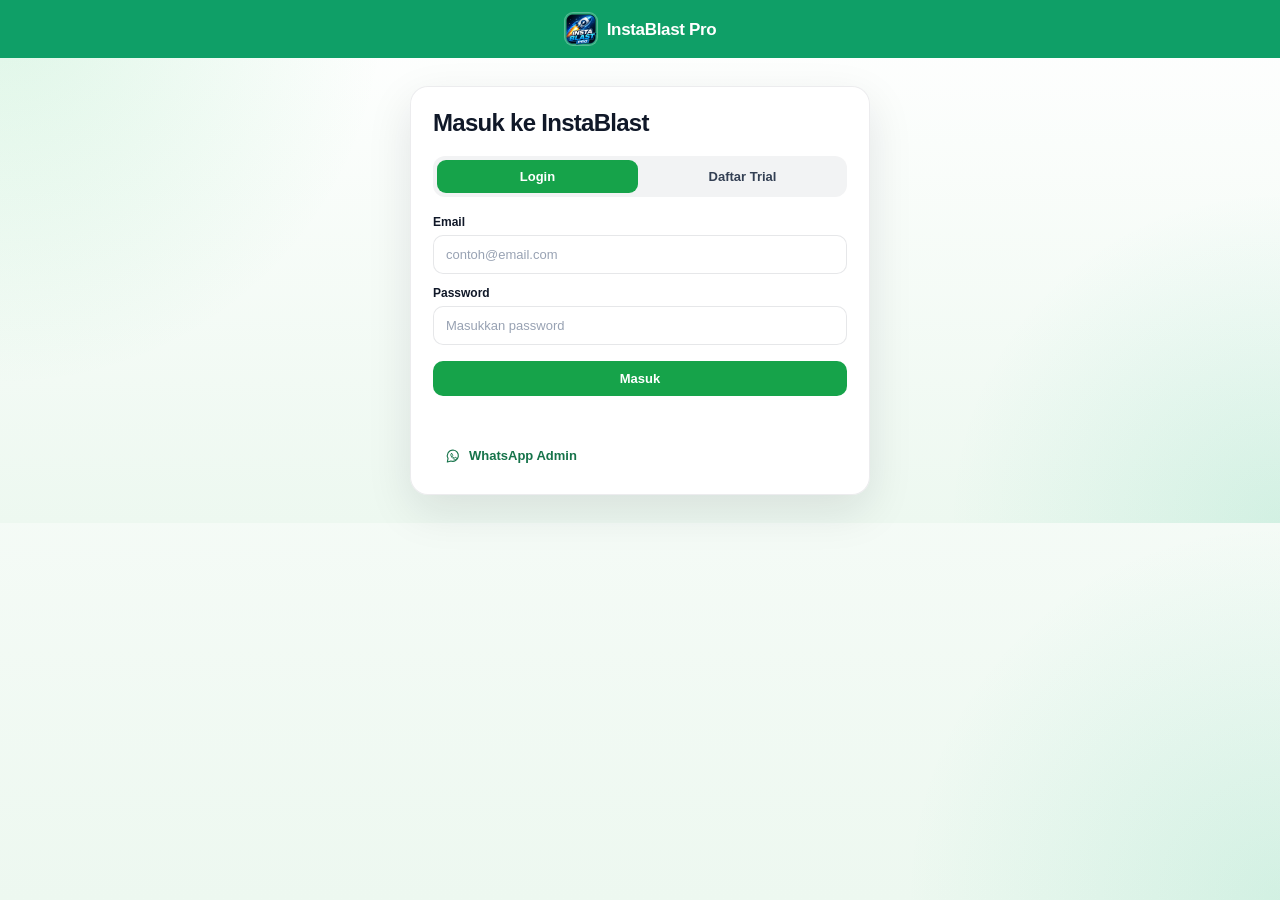
<file: views/login.html>
<!doctype html>
<html lang="id">
<head>
  <meta charset="utf-8" />
  <meta name="viewport" content="width=device-width, initial-scale=1" />
  <title>Login - InstaBlast Pro</title>
  <link rel="icon" href="/icon.ico" sizes="any" />
  <style>
    :root {
      --bg-soft: #edf8f0;
      --card: rgba(255, 255, 255, 0.96);
      --text: #101828;
      --muted: #667085;
      --border: rgba(16, 24, 40, 0.08);
      --accent: #16a34a;
      --accent-2: #10b981;
      --accent-3: #0f766e;
      --danger: #dc2626;
      --success: #16a34a;
      --shadow: 0 16px 45px rgba(15, 23, 42, 0.10);
      --radius: 18px;
      --radius-sm: 10px;
      --transition: all 0.2s ease;
    }

    * {
      box-sizing: border-box;
    }

    html,
    body {
      min-height: 100%;
      margin: 0;
      font-family: -apple-system, BlinkMacSystemFont, "Segoe UI", Roboto, Helvetica, Arial, sans-serif;
      color: var(--text);
      background:
        radial-gradient(circle at top left, rgba(34, 197, 94, 0.14), transparent 28%),
        radial-gradient(circle at bottom right, rgba(16, 185, 129, 0.12), transparent 24%),
        linear-gradient(180deg, #ffffff 0%, var(--bg-soft) 100%);
    }

    body {
      display: flex;
      flex-direction: column;
    }

    .login-topbar {
      display: flex;
      align-items: center;
      justify-content: center;
      min-height: 58px;
      padding: 9px 20px;
      background: #0f9f67;
      box-shadow: none;
    }

    .topbar-brand {
      display: inline-flex;
      align-items: center;
      gap: 9px;
      min-width: 0;
    }

    .topbar-logo {
      width: 34px;
      height: 34px;
      border-radius: 9px;
      overflow: hidden;
      background: rgba(255, 255, 255, 0.14);
      border: 1px solid rgba(255, 255, 255, 0.18);
      flex: 0 0 34px;
    }

    .topbar-logo img {
      width: 100%;
      height: 100%;
      display: block;
      object-fit: cover;
    }

    .topbar-copy strong {
      display: block;
      color: #ffffff;
      font-size: 17px;
      line-height: 1;
      letter-spacing: -0.02em;
    }

    .topbar-copy span {
      display: none;
    }

    .login-shell {
      flex: 1;
      display: flex;
      align-items: center;
      justify-content: center;
      padding: 28px 16px;
    }

    .login-card {
      width: min(460px, 100%);
      padding: 22px;
      border-radius: var(--radius);
      background: var(--card);
      border: 1px solid var(--border);
      box-shadow: var(--shadow);
      backdrop-filter: blur(8px);
    }

    .card-badge {
      display: inline-flex;
      align-items: center;
      gap: 8px;
      padding: 7px 12px;
      border-radius: 999px;
      background: rgba(22, 163, 74, 0.12);
      color: #15803d;
      font-size: 13px;
      font-weight: 800;
      letter-spacing: 0.08em;
      text-transform: uppercase;
    }

    .login-title {
      margin: 0 0 18px;
      font-size: 24px;
      line-height: 1.2;
      letter-spacing: -0.03em;
    }

    .login-subtitle {
      margin: -10px 0 18px;
      color: var(--muted);
      font-size: 13px;
      line-height: 1.5;
    }

    .auth-switch {
      display: grid;
      grid-template-columns: repeat(2, minmax(0, 1fr));
      gap: 4px;
      margin-bottom: 18px;
      padding: 4px;
      border-radius: 12px;
      background: rgba(16, 24, 40, 0.05);
    }

    .auth-tab {
      border: none;
      border-radius: 9px;
      padding: 9px 12px;
      background: transparent;
      color: #344054;
      font: inherit;
      font-size: 13px;
      font-weight: 700;
      cursor: pointer;
      transition: var(--transition);
    }

    .auth-tab.active {
      color: #ffffff;
      background: var(--accent);
      box-shadow: none;
    }

    .panel {
      display: none;
    }

    .panel.active {
      display: block;
    }

    .form-shell {
      padding: 0;
      border-radius: 0;
      background: transparent;
      border: 0;
    }

    .form-title {
      margin: 0 0 5px;
      font-size: 17px;
      font-weight: 700;
      letter-spacing: -0.04em;
    }

    .form-copy {
      margin: 0 0 14px;
      color: var(--muted);
      font-size: 12px;
      line-height: 1.5;
    }

    .trial-copy {
      margin: 0 0 14px;
      padding: 10px 12px;
      border-radius: 10px;
      background: rgba(22, 163, 74, 0.08);
      color: #166534;
      font-size: 12px;
      line-height: 1.5;
    }

    .otp-box {
      display: none;
      margin-top: 14px;
      padding: 14px;
      border-radius: 12px;
      background: rgba(15, 118, 110, 0.06);
      border: 1px solid rgba(15, 118, 110, 0.12);
    }

    .otp-box.active {
      display: block;
    }

    .otp-note {
      margin: 0 0 14px;
      color: #0f766e;
      font-size: 12px;
      line-height: 1.5;
    }

    .btn-row-inline {
      display: flex;
      gap: 10px;
      flex-wrap: wrap;
      margin-top: 14px;
    }

    .btn-row-inline .btn {
      width: auto;
      flex: 1 1 180px;
      margin-top: 0;
    }

    .form-group + .form-group {
      margin-top: 12px;
    }

    label {
      display: block;
      margin-bottom: 6px;
      font-size: 12px;
      font-weight: 700;
    }

    input {
      width: 100%;
      padding: 11px 12px;
      border: 1px solid rgba(16, 24, 40, 0.1);
      border-radius: var(--radius-sm);
      font: inherit;
      font-size: 13px;
      color: var(--text);
      background: #ffffff;
      outline: none;
      transition: var(--transition);
      box-shadow: none;
    }

    input:focus {
      border-color: rgba(16, 185, 129, 0.48);
      box-shadow: 0 0 0 3px rgba(16, 185, 129, 0.10);
    }

    input::placeholder {
      color: #98a2b3;
    }

    .btn {
      width: 100%;
      display: inline-flex;
      align-items: center;
      justify-content: center;
      gap: 8px;
      border: none;
      border-radius: var(--radius-sm);
      padding: 10px 14px;
      font: inherit;
      font-size: 13px;
      font-weight: 700;
      text-decoration: none;
      cursor: pointer;
      transition: var(--transition);
    }

    .btn-primary {
      margin-top: 16px;
      color: #ffffff;
      background: var(--accent);
      box-shadow: none;
    }

    .btn-primary:hover {
      transform: translateY(-1px);
      box-shadow: none;
    }

    .btn-primary:disabled {
      opacity: 0.72;
      cursor: wait;
      transform: none;
    }

    .btn-whatsapp {
      width: auto;
      margin: 16px auto 0;
      padding: 8px 12px;
      color: #16734a;
      background: transparent;
      border: 0;
    }

    .btn-whatsapp:hover {
      background: rgba(37, 211, 102, 0.08);
    }

    .btn-icon {
      width: 16px;
      height: 16px;
      display: inline-flex;
      color: currentColor;
      flex: 0 0 16px;
    }

    .btn-icon svg {
      width: 100%;
      height: 100%;
      display: block;
    }

    .status {
      min-height: 18px;
      margin-top: 10px;
      font-size: 12px;
      font-weight: 700;
    }

    .status.info {
      color: #6b7280;
    }

    .status.error {
      color: var(--danger);
    }

    .status.success {
      color: var(--success);
    }

    .hp-field {
      position: absolute;
      left: -9999px;
      opacity: 0;
      pointer-events: none;
    }

    .login-footnote {
      display: none;
      margin-top: 10px;
      color: #667085;
      font-size: 12px;
      line-height: 1.5;
      text-align: center;
    }

    @media (max-width: 640px) {
      .login-topbar {
        min-height: 54px;
        padding: 8px 14px;
      }

      .topbar-copy strong {
        font-size: 16px;
      }

      .login-shell {
        align-items: flex-start;
        padding: 18px 12px;
      }

      .login-card {
        padding: 18px;
        border-radius: 16px;
      }

      .login-title {
        font-size: 22px;
      }

      .form-shell {
        padding: 0;
      }

      .form-title {
        font-size: 16px;
      }

      .login-subtitle,
      .form-copy,
      .trial-copy,
      label,
      input,
      .btn,
      .login-footnote,
      .card-badge,
      .auth-tab {
        font-size: 13px;
      }
    }
  </style>
</head>
<body>
  <header class="login-topbar">
    <div class="topbar-brand">
      <div class="topbar-logo">
        <img src="/icon.ico" alt="InstaBlast Pro" />
      </div>
      <div class="topbar-copy">
        <strong>InstaBlast Pro</strong>
        <span>Fastblast</span>
      </div>
    </div>
  </header>

  <main class="login-shell">
    <section class="login-card">
      <h1 class="login-title">Masuk ke InstaBlast</h1>

      <div class="auth-switch">
        <button class="auth-tab active" type="button" data-mode="login">Login</button>
        <button class="auth-tab" type="button" data-mode="trial">Daftar Trial</button>
      </div>

      <div class="panel active" id="loginPanel">
        <div class="form-shell">
          <form id="loginForm">
            <div class="form-group">
              <label for="email">Email</label>
              <input id="email" type="email" placeholder="contoh@email.com" required autocomplete="username" />
            </div>
            <div class="form-group">
              <label for="password">Password</label>
              <input id="password" type="password" placeholder="Masukkan password" required autocomplete="current-password" />
            </div>
            <button class="btn btn-primary" id="submitBtn" type="submit">Masuk</button>
          </form>

          <div class="status info" id="loginStatus"></div>
        </div>
      </div>

      <div class="panel" id="trialPanel">
        <div class="form-shell">
          <h2 class="form-title">Daftar Trial</h2>
          <p class="trial-copy">Isi data berikut. Kode OTP akan dikirim ke WhatsApp Anda.</p>

          <form id="trialForm">
            <div class="form-group">
              <label for="trialEmail">Email</label>
              <input id="trialEmail" type="email" placeholder="email trial Anda" required autocomplete="email" />
            </div>
            <div class="form-group">
              <label for="trialPassword">Password</label>
              <input id="trialPassword" type="password" placeholder="Minimal 6 karakter" required autocomplete="new-password" />
            </div>
            <div class="form-group">
              <label for="trialConfirmPassword">Konfirmasi Password</label>
              <input id="trialConfirmPassword" type="password" placeholder="Ulangi password" required autocomplete="new-password" />
            </div>
            <div class="form-group">
              <label for="trialPhone">Nomor WhatsApp</label>
              <input id="trialPhone" type="tel" placeholder="Contoh: 628123456789" required autocomplete="tel" />
            </div>
            <div class="hp-field" aria-hidden="true">
              <label for="trialWebsite">Website</label>
              <input id="trialWebsite" type="text" tabindex="-1" autocomplete="off" />
            </div>
            <button class="btn btn-primary" id="trialSubmitBtn" type="submit">Kirim OTP ke WhatsApp</button>
          </form>

          <div class="otp-box" id="trialOtpBox">
            <p class="otp-note" id="trialOtpNote">Kode OTP sudah dikirim ke WhatsApp Anda.</p>
            <div class="form-group">
              <label for="trialOtpCode">Kode OTP</label>
              <input id="trialOtpCode" type="text" inputmode="numeric" maxlength="6" placeholder="Masukkan 6 digit OTP" autocomplete="one-time-code" />
            </div>
            <div class="btn-row-inline">
              <button class="btn btn-primary" id="trialVerifyBtn" type="button">Verifikasi & Buat Trial</button>
              <button class="btn btn-whatsapp" id="trialResendBtn" type="button">Kirim Ulang OTP</button>
            </div>
          </div>

          <div class="status info" id="trialStatus"></div>
        </div>
      </div>

      <a class="btn btn-whatsapp" href="https://wa.me/6285240956744" target="_blank" rel="noopener noreferrer">
        <span class="btn-icon" aria-hidden="true">
          <svg viewBox="0 0 24 24" fill="none">
            <path d="M12 3a8.5 8.5 0 0 0-7.4 12.7L3.5 21l5.5-1.4A8.5 8.5 0 1 0 12 3Z" stroke="currentColor" stroke-width="1.7" stroke-linejoin="round"/>
            <path d="M9 8.8c.2-.4.4-.4.7-.4h.6c.2 0 .4 0 .6.4.2.5.7 1.7.8 1.8.1.2.1.3 0 .5-.1.2-.2.3-.4.5l-.3.3c-.1.1-.2.2-.1.4.1.2.6 1 1.4 1.6.9.7 1.6.9 1.8 1 .2.1.3 0 .4-.1l.6-.7c.2-.2.3-.2.5-.1.2.1 1.5.7 1.8.8.3.1.4.2.4.4 0 .2-.1 1-.7 1.5-.5.4-1.1.5-1.5.5-.4 0-1-.1-1.9-.5-.5-.2-1.2-.5-2-1.2-.6-.5-1.1-1.1-1.5-1.7-.4-.6-.8-1.3-1.1-2-.3-.7-.4-1.3-.4-1.8 0-.5.2-.9.5-1.3.2-.3.4-.4.6-.4Z" stroke="currentColor" stroke-width="1.4" stroke-linejoin="round"/>
          </svg>
        </span>
        WhatsApp Admin
      </a>

    </section>
  </main>

  <script>
    const tabs = document.querySelectorAll('.auth-tab');
    const panels = {
      login: document.getElementById('loginPanel'),
      trial: document.getElementById('trialPanel')
    };

    function setMode(mode) {
      tabs.forEach(function (tab) {
        tab.classList.toggle('active', tab.dataset.mode === mode);
      });
      Object.keys(panels).forEach(function (key) {
        panels[key].classList.toggle('active', key === mode);
      });
    }

    tabs.forEach(function (tab) {
      tab.addEventListener('click', function () {
        setMode(tab.dataset.mode);
      });
    });

    if (window.location.hash === '#trial' || new URLSearchParams(window.location.search).get('mode') === 'trial') {
      setMode('trial');
    }

    function setStatus(id, message, type) {
      const el = document.getElementById(id);
      el.textContent = message || '';
      el.className = 'status ' + (type || 'info');
    }

    document.getElementById('loginForm').addEventListener('submit', async function (e) {
      e.preventDefault();
      const submitBtn = document.getElementById('submitBtn');

      setStatus('loginStatus', 'Memproses login...', 'info');
      submitBtn.disabled = true;

      try {
        const res = await fetch('/api/auth/login', {
          method: 'POST',
          headers: { 'Content-Type': 'application/json' },
          body: JSON.stringify({
            email: document.getElementById('email').value.trim(),
            password: document.getElementById('password').value
          })
        });
        const data = await res.json();
        if (!res.ok) throw new Error(data.error || 'Login gagal');
        setStatus('loginStatus', 'Login berhasil, mengarahkan ke dashboard...', 'success');
        location.href = '/app';
      } catch (err) {
        setStatus('loginStatus', err.message, 'error');
      } finally {
        submitBtn.disabled = false;
      }
    });

    const trialOtpState = {
      sessionId: '',
      phoneMasked: '',
      expiresAt: ''
    };

    function setTrialOTPBox(active, note) {
      const box = document.getElementById('trialOtpBox');
      const noteEl = document.getElementById('trialOtpNote');
      box.classList.toggle('active', !!active);
      if (note) {
        noteEl.textContent = note;
      }
    }

    document.getElementById('trialForm').addEventListener('submit', async function (e) {
      e.preventDefault();
      const submitBtn = document.getElementById('trialSubmitBtn');
      const password = document.getElementById('trialPassword').value;
      const confirmPassword = document.getElementById('trialConfirmPassword').value;
      const formStartedAt = Date.now();

      if (password !== confirmPassword) {
        setStatus('trialStatus', 'Konfirmasi password tidak cocok', 'error');
        return;
      }

      setStatus('trialStatus', 'Mengirim OTP ke WhatsApp...', 'info');
      submitBtn.disabled = true;

      try {
        const res = await fetch('/api/auth/trial/request-otp', {
          method: 'POST',
          headers: { 'Content-Type': 'application/json' },
          body: JSON.stringify({
            email: document.getElementById('trialEmail').value.trim(),
            password: password,
            confirm_password: confirmPassword,
            phone: document.getElementById('trialPhone').value.trim(),
            website: document.getElementById('trialWebsite').value,
            form_started_at: window.__trialFormStartedAt || formStartedAt
          })
        });
        const data = await res.json();
        if (!res.ok) throw new Error(data.error || 'Pengiriman OTP gagal');
        trialOtpState.sessionId = data.session_id || '';
        trialOtpState.phoneMasked = data.phone_masked || '';
        trialOtpState.expiresAt = data.expires_at || '';
        setTrialOTPBox(true, 'OTP dikirim ke WhatsApp ' + (trialOtpState.phoneMasked || 'Anda') + '. Kode berlaku sekitar 5 menit.');
        setStatus('trialStatus', 'OTP berhasil dikirim. Masukkan 6 digit kode untuk lanjut membuat akun trial.', 'success');
        document.getElementById('trialOtpCode').focus();
      } catch (err) {
        setStatus('trialStatus', err.message, 'error');
      } finally {
        submitBtn.disabled = false;
      }
    });

    document.getElementById('trialVerifyBtn').addEventListener('click', async function () {
      const verifyBtn = document.getElementById('trialVerifyBtn');
      const otpCode = document.getElementById('trialOtpCode').value.trim();

      if (!trialOtpState.sessionId) {
        setStatus('trialStatus', 'Minta OTP dulu sebelum verifikasi.', 'error');
        return;
      }
      if (otpCode.length < 4) {
        setStatus('trialStatus', 'Masukkan kode OTP yang benar.', 'error');
        return;
      }

      setStatus('trialStatus', 'Memverifikasi OTP dan membuat akun trial...', 'info');
      verifyBtn.disabled = true;

      try {
        const res = await fetch('/api/auth/trial/verify-otp', {
          method: 'POST',
          headers: { 'Content-Type': 'application/json' },
          body: JSON.stringify({
            session_id: trialOtpState.sessionId,
            otp_code: otpCode
          })
        });
        const data = await res.json();
        if (!res.ok) throw new Error(data.error || 'Verifikasi OTP gagal');
        setStatus('trialStatus', 'Verifikasi berhasil, mengarahkan ke dashboard...', 'success');
        location.href = '/app';
      } catch (err) {
        setStatus('trialStatus', err.message, 'error');
      } finally {
        verifyBtn.disabled = false;
      }
    });

    document.getElementById('trialResendBtn').addEventListener('click', function () {
      document.getElementById('trialForm').requestSubmit();
    });

    window.__trialFormStartedAt = Date.now();
  </script>
</body>
</html>
</file>
